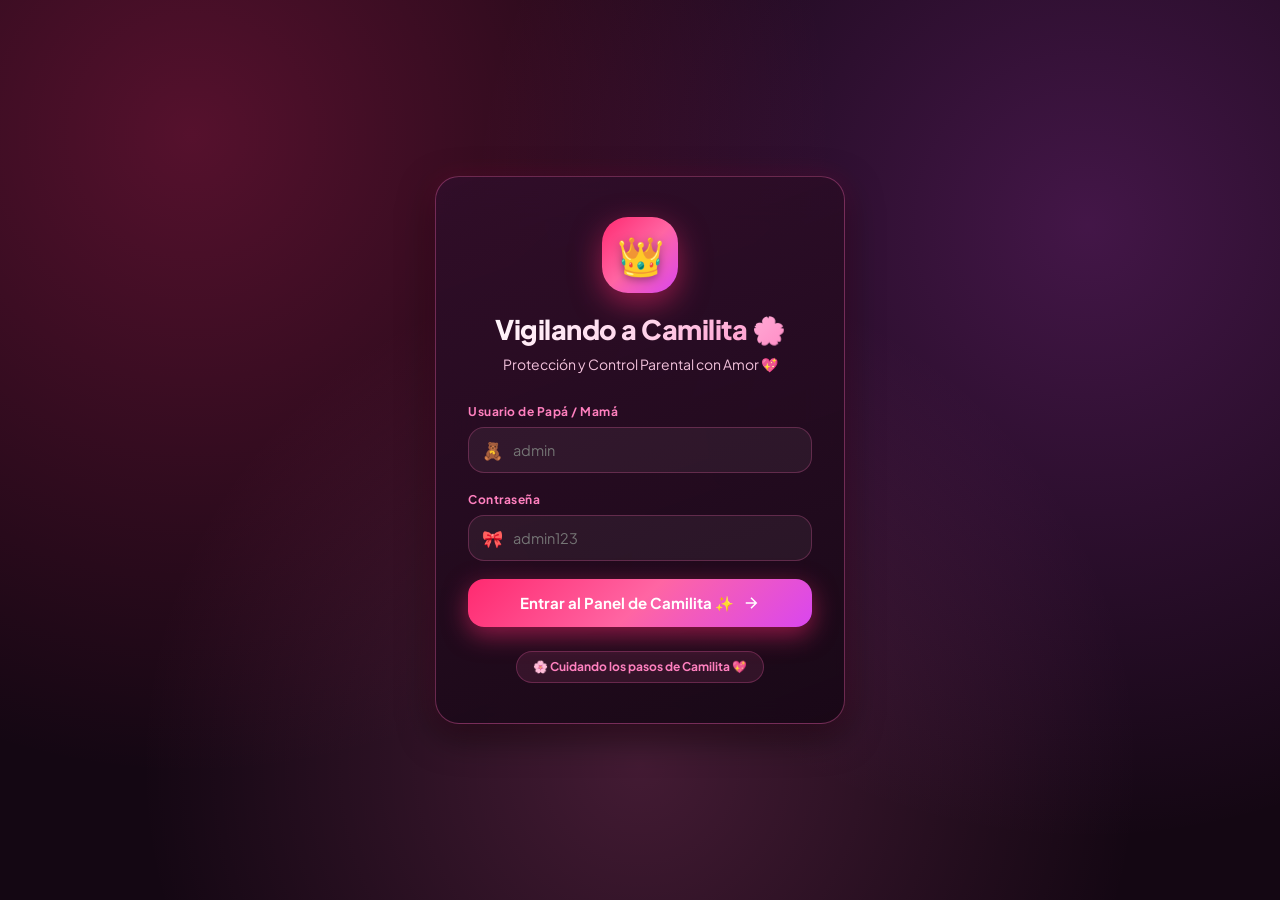
<file: backend/index.html>
<!DOCTYPE html>
<html lang="es">
<head>
    <meta charset="UTF-8">
    <meta name="viewport" content="width=device-width, initial-scale=1.0, maximum-scale=1.0, user-scalable=no, viewport-fit=cover">
    <title>Vigilando a Camilita 🌸 - Control Parental</title>
    
    <!-- Metas PWA & iOS Safari -->
    <meta name="apple-mobile-web-app-capable" content="yes">
    <meta name="apple-mobile-web-app-status-bar-style" content="black-translucent">
    <meta name="apple-mobile-web-app-title" content="Camilita 🌸">
    <meta name="theme-color" content="#130d1a">
    <link rel="manifest" href="manifest.json">
    <link rel="apple-touch-icon" href="icon.svg">
    <link rel="icon" type="image/svg+xml" href="icon.svg">

    <!-- Fuentes Google Fonts -->
    <link rel="preconnect" href="https://fonts.googleapis.com">
    <link rel="preconnect" href="https://fonts.gstatic.com" crossorigin>
    <link href="https://fonts.googleapis.com/css2?family=Plus+Jakarta+Sans:wght@400;500;600;700;800&family=Quicksand:wght@600;700&family=JetBrains+Mono:wght@500;700&display=swap" rel="stylesheet">
    
    <link rel="stylesheet" href="style.css?v=pink-5">
</head>
<body class="girl-theme">
    <!-- Pantalla de Login -->
    <div id="login-screen" class="screen auth-screen">
        <div class="auth-card glass-panel">
            <div class="auth-brand">
                <div class="logo-shield">
                    <span class="baby-emoji">👑</span>
                </div>
                <h1>Vigilando a Camilita 🌸</h1>
                <p>Protección y Control Parental con Amor 💖</p>
            </div>

            <form id="login-form">
                <div class="form-group">
                    <label for="username">Usuario de Papá / Mamá</label>
                    <div class="input-wrap">
                        <span class="input-icon-emoji">🧸</span>
                        <input type="text" id="username" placeholder="admin" required autocomplete="username">
                    </div>
                </div>

                <div class="form-group">
                    <label for="password">Contraseña</label>
                    <div class="input-wrap">
                        <span class="input-icon-emoji">🎀</span>
                        <input type="password" id="password" placeholder="admin123" required autocomplete="current-password">
                    </div>
                </div>

                <div id="login-error" class="alert-error hidden"></div>

                <button type="submit" class="btn btn-primary btn-block btn-lg" id="btn-login">
                    <span>Entrar al Panel de Camilita ✨</span>
                    <svg class="btn-arrow" viewBox="0 0 24 24" fill="none" stroke="currentColor" stroke-width="2"><path d="M5 12h14M12 5l7 7-7 7"/></svg>
                </button>
            </form>

            <div class="auth-footer">
                <span class="badge-tag">🌸 Cuidando los pasos de Camilita 💖</span>
            </div>
        </div>
    </div>

    <!-- Aplicación Principal -->
    <div id="app-container" class="app-layout hidden">
        
        <!-- Header Superior -->
        <header class="app-header">
            <div class="header-left">
                <div class="app-logo">
                    <span class="logo-emoji">👑</span>
                    <span>Vigilando a Camilita 🌸</span>
                </div>

                <!-- Selector de Dispositivo Activo -->
                <div class="device-selector-wrap">
                    <select id="device-select" class="device-select glass-input">
                        <option value="">Cargando dispositivo de Camilita...</option>
                    </select>
                </div>
            </div>

            <div class="header-actions">
                <button id="btn-refresh" class="btn-icon" title="Actualizar datos">
                    <svg viewBox="0 0 24 24" fill="none" stroke="currentColor" stroke-width="2"><path d="M21.5 2v6h-6M21.34 15.57a10 10 0 1 1-.57-8.38l5.67-5.67"/></svg>
                </button>
                <button id="btn-pair-modal" class="btn btn-accent btn-sm" title="Vincular Dispositivo">
                    <span>📱 Vincular</span>
                </button>
                <button id="btn-logout" class="btn-icon" title="Cerrar Sesión">
                    <svg viewBox="0 0 24 24" fill="none" stroke="currentColor" stroke-width="2"><path d="M9 21H5a2 2 0 0 1-2-2V5a2 2 0 0 1 2-2h4M16 17l5-5-5-5M21 12H9"/></svg>
                </button>
            </div>
        </header>

        <!-- Banner de Ayuda iOS Safari (PWA) -->
        <div id="ios-pwa-banner" class="ios-banner hidden">
            <div class="ios-banner-content">
                <span class="ios-icon">🎀</span>
                <div>
                    <strong>Instalar en tu iPhone:</strong> Toca compartir <span class="share-icon">⎙</span> y selecciona <em>"Añadir a pantalla de inicio"</em>.
                </div>
            </div>
            <button class="btn-close-banner" onclick="document.getElementById('ios-pwa-banner').classList.add('hidden')">✕</button>
        </div>

        <!-- Contenedor Principal con Tabs -->
        <main class="main-content">

            <!-- TAB 1: DASHBOARD EN VIVO -->
            <section id="tab-dashboard" class="tab-content active">
                
                <!-- Tarjeta de Estado de Camilita -->
                <div class="device-hero-card glass-panel" id="device-hero">
                    <div class="hero-top">
                        <div class="child-info">
                            <div class="avatar-circle" id="child-avatar">👑</div>
                            <div>
                                <h2 id="child-name-display">Camilita 🌸</h2>
                                <p id="device-model-display" class="text-muted">Conectando con su teléfono...</p>
                            </div>
                        </div>
                        <div class="status-badges">
                            <span class="badge" id="online-badge">
                                <span class="dot"></span> <span id="online-text">Desconectada</span>
                            </span>
                            <span class="badge badge-dpc" id="dpc-badge" title="Modo Device Owner activo">
                                🎀 Modo Protegido
                            </span>
                        </div>
                    </div>

                    <!-- Telemetría en Vivo -->
                    <div class="telemetry-grid">
                        <div class="telemetry-item">
                            <div class="telemetry-icon battery-icon">
                                <span>🔋</span>
                            </div>
                            <div>
                                <div class="telemetry-val" id="battery-val">--%</div>
                                <div class="telemetry-lbl" id="battery-lbl">Batería</div>
                            </div>
                        </div>

                        <div class="telemetry-item">
                            <div class="telemetry-icon app-icon">
                                <span>📱</span>
                            </div>
                            <div>
                                <div class="telemetry-val" id="active-app-val">Ninguna</div>
                                <div class="telemetry-lbl">App que está viendo</div>
                            </div>
                        </div>

                        <div class="telemetry-item">
                            <div class="telemetry-icon time-icon">
                                <span>⏱️</span>
                            </div>
                            <div>
                                <div class="telemetry-val" id="screen-time-val">0h 0m</div>
                                <div class="telemetry-lbl">Tiempo de Hoy</div>
                            </div>
                        </div>
                    </div>

                    <!-- Acciones Rápidas de Padres -->
                    <div class="quick-actions-bar">
                        <button id="btn-toggle-lock" class="btn btn-lock btn-lg">
                            <span class="lock-icon-span">🔒</span>
                            <span id="lock-btn-text">Pausar Teléfono de Camilita</span>
                        </button>

                        <div class="bonus-buttons">
                            <button class="btn btn-secondary btn-sm btn-bonus" data-mins="15">💖 +15 min</button>
                            <button class="btn btn-secondary btn-sm btn-bonus" data-mins="30">🎀 +30 min</button>
                            <button class="btn btn-secondary btn-sm btn-bonus" data-mins="60">✨ +1 hora</button>
                            <button id="btn-delete-device" class="btn btn-secondary btn-sm" title="Eliminar este dispositivo">🗑️</button>
                        </div>
                    </div>
                </div>

                <!-- Resumen de Horarios y Filtros Rápidos -->
                <div class="dashboard-grid">
                    <div class="card glass-panel">
                        <div class="card-header">
                            <h3>🌙 Hora de Dormir & Rutinas</h3>
                            <button class="btn-link" onclick="switchTab('schedules')">Configurar</button>
                        </div>
                        <div id="quick-schedules-list" class="mini-list">
                            <p class="text-muted">Cargando horarios de descanso...</p>
                        </div>
                    </div>

                    <div class="card glass-panel">
                        <div class="card-header">
                            <h3>🛡️ Protección de Navegación Web</h3>
                            <button class="btn-link" onclick="switchTab('webfilter')">Editar</button>
                        </div>
                        <div class="quick-toggles">
                            <div class="toggle-row">
                                <div>
                                    <strong>🌸 YouTube & Google SafeSearch</strong>
                                    <p class="text-xs text-muted">Bloquea contenido no apto para niñas</p>
                                </div>
                                <label class="switch">
                                    <input type="checkbox" id="quick-safesearch" checked>
                                    <span class="slider"></span>
                                </label>
                            </div>
                            <div class="toggle-row">
                                <div>
                                    <strong>🛡️ Filtro DNS Protector</strong>
                                    <p class="text-xs text-muted">Bloqueo automático de sitios peligrosos</p>
                                </div>
                                <label class="switch">
                                    <input type="checkbox" id="quick-vpnfilter" checked>
                                    <span class="slider"></span>
                                </label>
                            </div>
                        </div>
                    </div>
                </div>

                <!-- Apps Más Usadas Hoy -->
                <div class="card glass-panel mt-4">
                    <div class="card-header">
                        <h3>📊 Lo que más ha usado Camilita hoy</h3>
                        <button class="btn-link" onclick="switchTab('apps')">Ver todas</button>
                    </div>
                    <div id="top-apps-list" class="apps-list">
                        <!-- Render dinámico -->
                    </div>
                </div>
            </section>

            <!-- TAB 2: APLICACIONES Y LÍMITES -->
            <section id="tab-apps" class="tab-content">
                <div class="section-header">
                    <div>
                        <h2>Aplicaciones de Camilita 🎀</h2>
                        <p class="text-muted">Bloquea o asigna minutos máximos al día para cada juego o app</p>
                    </div>
                    <div class="search-bar">
                        <svg viewBox="0 0 24 24" fill="none" stroke="currentColor" stroke-width="2"><circle cx="11" cy="11" r="8"/><line x1="21" y1="21" x2="16.65" y2="16.65"/></svg>
                        <input type="text" id="app-search-input" placeholder="Buscar app...">
                    </div>
                </div>

                <!-- Filtros por categoría -->
                <div class="category-chips">
                    <button class="chip active" data-cat="all">✨ Todas</button>
                    <button class="chip" data-cat="games">🎮 Juegos</button>
                    <button class="chip" data-cat="social">💬 Redes / Mensajes</button>
                    <button class="chip" data-cat="video">🎬 Videos / Dibujos</button>
                    <button class="chip" data-cat="education">📚 Educativas</button>
                    <button class="chip" data-cat="blocked">🚫 Bloqueadas</button>
                </div>

                <div id="all-apps-list" class="apps-full-grid">
                    <!-- Apps dinámicas -->
                </div>
            </section>

            <!-- TAB 3: HORARIOS Y RUTINAS -->
            <section id="tab-schedules" class="tab-content">
                <div class="section-header">
                    <div>
                        <h2>Horarios de Descanso y Escuela 🌙</h2>
                        <p class="text-muted">El teléfono se bloqueará automáticamente a la hora de dormir o estudiar</p>
                    </div>
                    <button id="btn-new-schedule" class="btn btn-accent btn-sm">
                        <span>+ Nuevo Horario</span>
                    </button>
                </div>

                <div id="schedules-list" class="schedules-grid">
                    <!-- Horarios dinámicos -->
                </div>
            </section>

            <!-- TAB 4: FILTRO WEB -->
            <section id="tab-webfilter" class="tab-content">
                <div class="section-header">
                    <div>
                        <h2>Filtro de Internet para Camilita 🌸</h2>
                        <p class="text-muted">Protege la navegación de páginas no aptas para menores</p>
                    </div>
                </div>

                <!-- Categorías de Filtrado -->
                <div class="card glass-panel mb-4">
                    <div class="card-header">
                        <h3>Categorías Bloqueadas Automáticamente</h3>
                    </div>
                    <div id="web-categories-list" class="category-toggle-list">
                        <!-- Categorías dinámicas -->
                    </div>
                </div>

                <!-- Lista de Dominios Personalizados -->
                <div class="card glass-panel">
                    <div class="card-header">
                        <h3>Páginas Web Bloqueadas o Permitidas</h3>
                    </div>
                    
                    <form id="add-domain-form" class="add-domain-bar">
                        <input type="text" id="domain-input" placeholder="ej: tiktok.com o roblox.com" required>
                        <select id="domain-type-select">
                            <option value="blacklist">🚫 Bloquear</option>
                            <option value="whitelist">✅ Permitir Siempre</option>
                        </select>
                        <button type="submit" class="btn btn-primary">Añadir</button>
                    </form>

                    <div id="domains-table" class="domains-list">
                        <!-- Dominios dinámicos -->
                    </div>
                </div>
            </section>

            <!-- TAB 5: ESTADÍSTICAS Y REPORTES -->
            <section id="tab-stats" class="tab-content">
                <div class="section-header">
                    <div>
                        <h2>Actividad y Seguridad de Camilita 📊</h2>
                        <p class="text-muted">Tiempo de pantalla de la semana y registro de eventos</p>
                    </div>
                </div>

                <!-- Gráfico de 7 Días -->
                <div class="card glass-panel mb-4">
                    <div class="card-header">
                        <h3>📈 Horas de Pantalla de los Últimos 7 Días</h3>
                    </div>
                    <div class="chart-container">
                        <canvas id="usage-chart" height="180"></canvas>
                    </div>
                </div>

                <!-- Registro de Seguridad -->
                <div class="card glass-panel">
                    <div class="card-header">
                        <h3>🛡️ Registro de Alertas</h3>
                    </div>
                    <div id="security-events-list" class="events-log-list">
                        <!-- Eventos dinámicos -->
                    </div>
                </div>
            </section>

        </main>

        <!-- Barra de Navegación Inferior Móvil (Estilo iOS) -->
        <nav class="bottom-nav">
            <button class="nav-item active" onclick="switchTab('dashboard')">
                <span class="nav-emoji">🏠</span>
                <span>Inicio</span>
            </button>
            <button class="nav-item" onclick="switchTab('apps')">
                <span class="nav-emoji">🎀</span>
                <span>Apps</span>
            </button>
            <button class="nav-item" onclick="switchTab('schedules')">
                <span class="nav-emoji">🌙</span>
                <span>Horarios</span>
            </button>
            <button class="nav-item" onclick="switchTab('webfilter')">
                <span class="nav-emoji">🌸</span>
                <span>Filtro Web</span>
            </button>
            <button class="nav-item" onclick="switchTab('stats')">
                <span class="nav-emoji">📊</span>
                <span>Reportes</span>
            </button>
        </nav>
    </div>

    <!-- MODAL: Vincular Dispositivo de Camilita (QR & Código) -->
    <div id="modal-pairing" class="modal-overlay hidden">
        <div class="modal-card glass-panel">
            <div class="modal-header">
                <h3>Vincular Teléfono de Camilita 🌸</h3>
                <button class="modal-close" onclick="closeModal('modal-pairing')">✕</button>
            </div>
            <div class="modal-body">
                <div class="form-group mb-3">
                    <label>Nombre del Menor</label>
                    <input type="text" id="new-child-name" value="Camilita" placeholder="Camilita" class="form-control">
                </div>
                <div class="form-group mb-4">
                    <label>Nombre del Dispositivo</label>
                    <input type="text" id="new-device-name" value="Teléfono de Camilita" placeholder="Teléfono de Camilita" class="form-control">
                </div>
                <button id="btn-generate-qr" class="btn btn-primary btn-block mb-4">Generar Código QR 🌸</button>

                <div id="qr-result-area" class="hidden text-center">
                    <div class="qr-box">
                        <canvas id="qr-canvas"></canvas>
                    </div>
                    <p class="text-sm text-muted mt-2">Abre la app Cami en el teléfono de Camilita y escanea este código</p>
                    <div class="token-copy-box">
                        <span id="display-pairing-token" class="mono font-bold">CAMI-XXXXX</span>
                        <button class="btn btn-sm btn-secondary" onclick="copyToken()">Copiar</button>
                    </div>

                    <!-- Botón para Enviar por WhatsApp -->
                    <a id="btn-whatsapp-pairing" href="#" target="_blank" class="btn btn-block mt-3" style="background: #25d366 !important; color: #ffffff !important; text-decoration: none; font-weight: 700;">
                        <span>💬 Enviar enlace de descarga por WhatsApp</span>
                    </a>

                    <!-- Instrucciones Device Owner -->
                    <div class="dpc-guide-box mt-3">
                        <strong>🛡️ Máxima Protección (Imposible de desinstalar):</strong>
                        <p class="text-xs text-muted">Ejecuta este comando una sola vez por ADB para impedir la desinstalación:</p>
                        <code class="dpc-cmd">adb shell dpm set-device-owner com.parental.control/.dpc.DeviceAdminReceiver</code>
                    </div>
                </div>
            </div>
        </div>
    </div>

    <!-- MODAL: Configurar Límite de App -->
    <div id="modal-app-limit" class="modal-overlay hidden">
        <div class="modal-card glass-panel">
            <div class="modal-header">
                <h3 id="limit-modal-app-name">Límite de Tiempo para Camilita</h3>
                <button class="modal-close" onclick="closeModal('modal-app-limit')">✕</button>
            </div>
            <div class="modal-body">
                <p class="text-sm text-muted mb-3">Establece los minutos diarios permitidos para esta aplicación:</p>
                
                <div class="limit-presets">
                    <button class="preset-btn" onclick="setLimitPreset(0)">Sin Límite</button>
                    <button class="preset-btn" onclick="setLimitPreset(15)">15 min</button>
                    <button class="preset-btn" onclick="setLimitPreset(30)">30 min</button>
                    <button class="preset-btn" onclick="setLimitPreset(45)">45 min</button>
                    <button class="preset-btn" onclick="setLimitPreset(60)">1 hora</button>
                    <button class="preset-btn" onclick="setLimitPreset(120)">2 horas</button>
                </div>

                <div class="form-group mt-4">
                    <label>Minutos diarios personalizados:</label>
                    <input type="number" id="custom-limit-minutes" min="0" max="720" class="form-control" placeholder="0 = Sin límite">
                </div>

                <button id="btn-save-app-limit" class="btn btn-primary btn-block mt-4">Guardar Límite 💖</button>
            </div>
        </div>
    </div>

    <!-- MODAL: Nuevo Horario -->
    <div id="modal-schedule" class="modal-overlay hidden">
        <div class="modal-card glass-panel">
            <div class="modal-header">
                <h3 id="schedule-modal-title">Nuevo Horario de Descanso</h3>
                <button class="modal-close" onclick="closeModal('modal-schedule')">✕</button>
            </div>
            <div class="modal-body">
                <form id="schedule-form">
                    <input type="hidden" id="schedule-id" value="0">
                    <div class="form-group">
                        <label>Nombre de la Rutina</label>
                        <input type="text" id="schedule-name" placeholder="Ej: Hora de Dormir Camilita" required class="form-control">
                    </div>
                    
                    <div class="time-range-row">
                        <div class="form-group">
                            <label>Hora de Inicio (Pausar)</label>
                            <input type="time" id="schedule-start" value="21:30" required class="form-control">
                        </div>
                        <div class="form-group">
                            <label>Hora Fin (Desbloquear)</label>
                            <input type="time" id="schedule-end" value="07:30" required class="form-control">
                        </div>
                    </div>

                    <div class="form-group">
                        <label>Días Activo</label>
                        <div class="days-selector">
                            <label class="day-btn"><input type="checkbox" name="day" value="1" checked><span>L</span></label>
                            <label class="day-btn"><input type="checkbox" name="day" value="2" checked><span>M</span></label>
                            <label class="day-btn"><input type="checkbox" name="day" value="3" checked><span>X</span></label>
                            <label class="day-btn"><input type="checkbox" name="day" value="4" checked><span>J</span></label>
                            <label class="day-btn"><input type="checkbox" name="day" value="5" checked><span>V</span></label>
                            <label class="day-btn"><input type="checkbox" name="day" value="6" checked><span>S</span></label>
                            <label class="day-btn"><input type="checkbox" name="day" value="0" checked><span>D</span></label>
                        </div>
                    </div>

                    <div class="form-group">
                        <label>Tipo de Rutina</label>
                        <select id="schedule-type" class="form-control">
                            <option value="bedtime">🌙 Hora de Dormir (Bedtime)</option>
                            <option value="school">🎒 Horario Escolar / Tareas</option>
                            <option value="focus">🌸 Tiempo en Familia</option>
                        </select>
                    </div>

                    <button type="submit" class="btn btn-primary btn-block mt-4">Guardar Horario 💖</button>
                </form>
            </div>
        </div>
    </div>

    <!-- Script Principal -->
    <script src="app.js?v=pink-5"></script>
</body>
</html>
</file>
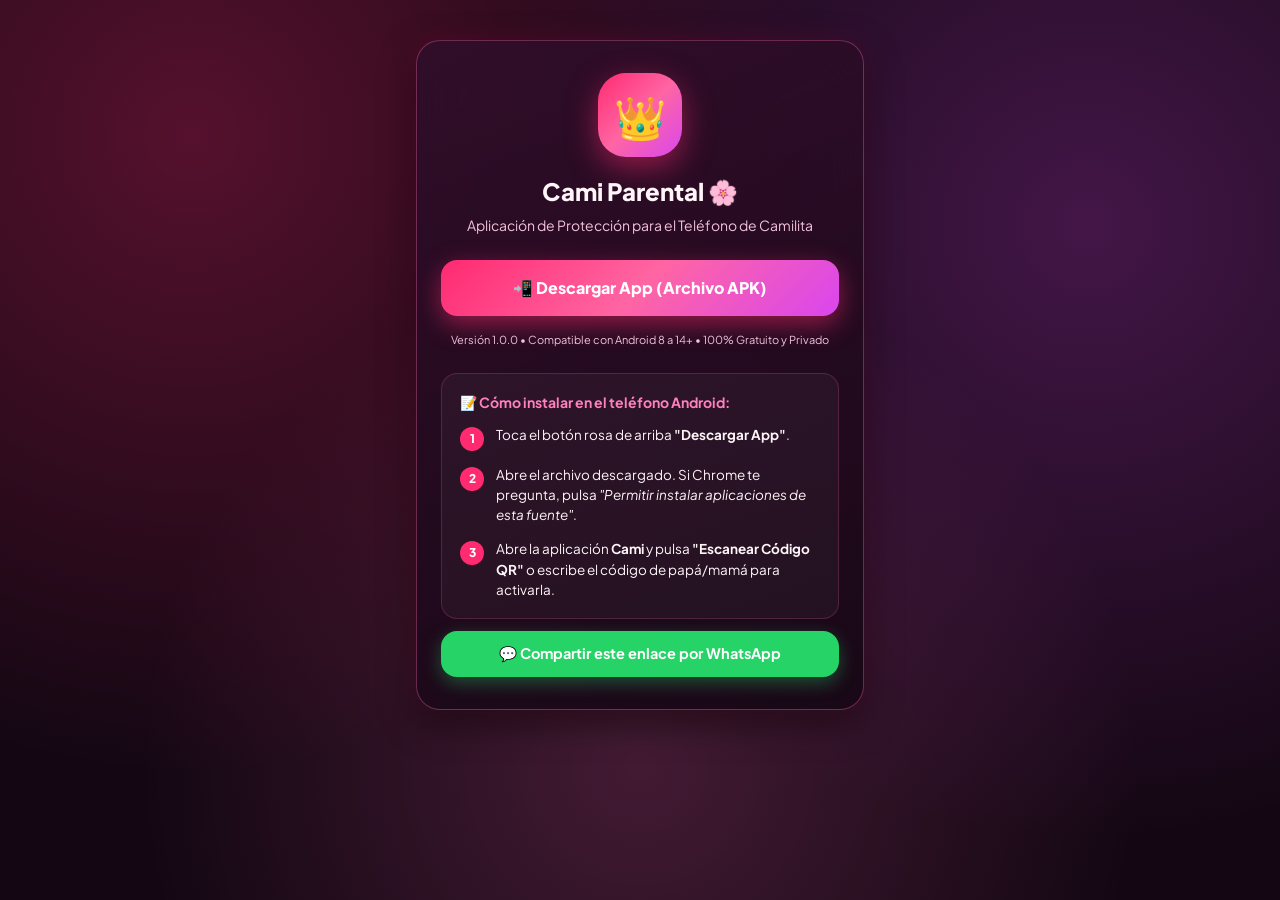
<file: backend/descargar.html>
<!DOCTYPE html>
<html lang="es">
<head>
    <meta charset="UTF-8">
    <meta name="viewport" content="width=device-width, initial-scale=1.0, maximum-scale=1.0, user-scalable=no">
    <title>Descargar Cami Parental para Camilita 🌸</title>
    
    <meta name="theme-color" content="#140713">
    <link rel="icon" type="image/svg+xml" href="icon.svg">
    
    <!-- Fuentes Google Fonts -->
    <link rel="preconnect" href="https://fonts.googleapis.com">
    <link rel="preconnect" href="https://fonts.gstatic.com" crossorigin>
    <link href="https://fonts.googleapis.com/css2?family=Plus+Jakarta+Sans:wght@500;600;700;800&display=swap" rel="stylesheet">
    
    <link rel="stylesheet" href="style.css?v=pink-5">
    <style>
        .download-page {
            max-width: 480px;
            margin: 0 auto;
            padding: 24px 16px;
            text-align: center;
        }
        .download-card {
            padding: 32px 24px;
            margin-top: 16px;
            background: linear-gradient(160deg, rgba(48, 14, 42, 0.92), rgba(24, 8, 22, 0.98));
            border: 1px solid rgba(255, 105, 180, 0.35);
        }
        .app-badge-icon {
            width: 84px;
            height: 84px;
            margin: 0 auto 16px;
            background: linear-gradient(135deg, #ff2a70, #ff65a3, #d946ef);
            border-radius: 28px;
            display: flex;
            align-items: center;
            justify-content: center;
            font-size: 42px;
            box-shadow: 0 10px 30px rgba(255, 42, 112, 0.5);
        }
        .btn-download-apk {
            background: linear-gradient(135deg, #ff2a70, #ff65a3, #d946ef) !important;
            color: #ffffff !important;
            font-size: 16px;
            font-weight: 800;
            padding: 16px 24px;
            border-radius: 16px;
            box-shadow: 0 8px 25px rgba(255, 42, 112, 0.5);
            text-decoration: none;
            display: flex;
            align-items: center;
            justify-content: center;
            gap: 10px;
            margin: 24px 0 16px 0;
            transition: all 0.2s ease;
        }
        .btn-download-apk:active { transform: scale(0.98); }
        .steps-box {
            text-align: left;
            margin-top: 24px;
            background: rgba(255, 255, 255, 0.04);
            border: 1px solid rgba(255, 105, 180, 0.2);
            border-radius: 16px;
            padding: 18px;
        }
        .step-item {
            display: flex;
            align-items: flex-start;
            gap: 12px;
            margin-bottom: 14px;
            font-size: 13.5px;
        }
        .step-item:last-child { margin-bottom: 0; }
        .step-num {
            width: 24px;
            height: 24px;
            border-radius: 50%;
            background: #ff2a70;
            color: #ffffff;
            font-weight: 800;
            font-size: 12px;
            display: flex;
            align-items: center;
            justify-content: center;
            flex-shrink: 0;
            margin-top: 2px;
        }
        .share-whatsapp-btn {
            background: #25d366 !important;
            color: #ffffff !important;
            box-shadow: 0 6px 18px rgba(37, 211, 102, 0.35);
            text-decoration: none;
            margin-top: 12px;
        }
    </style>
</head>
<body class="girl-theme">
    <div class="download-page">
        
        <div class="glass-panel download-card">
            <div class="app-badge-icon">
                <span>👑</span>
            </div>

            <h1 style="font-size: 24px; font-weight: 800; color: #fff5f8; margin-bottom: 6px;">
                Cami Parental 🌸
            </h1>
            <p style="color: #f3c2dc; font-size: 14px; margin-bottom: 20px;">
                Aplicación de Protección para el Teléfono de Camilita
            </p>

            <!-- Botón de Descarga Directa del APK -->
            <a href="cami.apk" download="CamiParental.apk" class="btn-download-apk">
                <span>📲 Descargar App (Archivo APK)</span>
            </a>

            <p class="text-xs text-muted">
                Versión 1.0.0 • Compatible con Android 8 a 14+ • 100% Gratuito y Privado
            </p>

            <!-- Guía de 3 Pasos para Instalar -->
            <div class="steps-box">
                <h3 style="font-size: 14px; font-weight: 700; color: #ff80bf; margin-bottom: 12px;">
                    📝 Cómo instalar en el teléfono Android:
                </h3>
                <div class="step-item">
                    <div class="step-num">1</div>
                    <div>Toca el botón rosa de arriba <strong>"Descargar App"</strong>.</div>
                </div>
                <div class="step-item">
                    <div class="step-num">2</div>
                    <div>Abre el archivo descargado. Si Chrome te pregunta, pulsa <em>"Permitir instalar aplicaciones de esta fuente"</em>.</div>
                </div>
                <div class="step-item">
                    <div class="step-num">3</div>
                    <div>Abre la aplicación <strong>Cami</strong> y pulsa <strong>"Escanear Código QR"</strong> o escribe el código de papá/mamá para activarla.</div>
                </div>
            </div>

            <!-- Botón para Reenviar por WhatsApp -->
            <a id="btn-share-wssp" href="https://api.whatsapp.com/send?text=🌸%20Hola!%20Descarga%20e%20instala%20la%20app%20de%20Camilita%20desde%20este%20enlace:%20https://cami.diazsistemas.com/descargar.html" target="_blank" class="btn share-whatsapp-btn btn-block mt-4">
                <span>💬 Compartir este enlace por WhatsApp</span>
            </a>
        </div>

    </div>
</body>
</html>
</file>
<file: backend/style.css>
/* Estilos 100% Rosa Temático - Vigilando a Camilita 🌸 */
:root {
    --bg-main: #140713;
    --bg-card: rgba(38, 12, 34, 0.82);
    --bg-card-hover: rgba(56, 18, 50, 0.92);
    --bg-glass: rgba(255, 255, 255, 0.06);
    --border-glass: rgba(255, 105, 180, 0.25);
    --border-highlight: rgba(255, 42, 112, 0.5);

    /* Paleta 100% Rosa Princesa / Fucsia / Oro Rosa */
    --primary: #ff2a70;
    --primary-hover: #e0185a;
    --primary-glow: rgba(255, 42, 112, 0.5);

    --accent: #d946ef;
    --accent-light: #f472b6;
    --rose-soft: #ff80bf;
    --rose-pale: #ffd6ec;
    --rose-coral: #ff5277;
    
    --success: #10b981;
    --success-glow: rgba(16, 185, 129, 0.3);
    --danger: #ff2a70;
    --danger-glow: rgba(255, 42, 112, 0.4);
    --warning: #fbbf24;

    --text-main: #fff5f8;
    --text-muted: #f3c2dc;
    --text-dim: #b87a9f;

    --radius-sm: 10px;
    --radius-md: 16px;
    --radius-lg: 24px;
    --radius-full: 9999px;

    --font-main: 'Plus Jakarta Sans', -apple-system, BlinkMacSystemFont, 'SF Pro Text', sans-serif;
    --font-mono: 'JetBrains Mono', monospace;

    --safe-bottom: env(safe-area-inset-bottom, 0px);
}

* {
    box-sizing: border-box;
    margin: 0;
    padding: 0;
    -webkit-tap-highlight-color: transparent;
}

body {
    background: var(--bg-main);
    color: var(--text-main);
    font-family: var(--font-main);
    font-size: 15px;
    line-height: 1.5;
    min-height: 100vh;
    overflow-x: hidden;
    background-image: 
        radial-gradient(circle at 15% 15%, rgba(255, 42, 112, 0.28) 0%, transparent 48%),
        radial-gradient(circle at 85% 25%, rgba(217, 70, 239, 0.24) 0%, transparent 48%),
        radial-gradient(circle at 50% 85%, rgba(255, 105, 180, 0.2) 0%, transparent 50%);
    background-attachment: fixed;
}

/* Clases de Utilidad */
.hidden { display: none !important; }
.text-muted { color: var(--text-muted); }
.text-sm { font-size: 13px; }
.text-xs { font-size: 11px; }
.mt-2 { margin-top: 8px; }
.mt-3 { margin-top: 12px; }
.mt-4 { margin-top: 16px; }
.mb-3 { margin-bottom: 12px; }
.mb-4 { margin-bottom: 16px; }
.font-bold { font-weight: 700; }
.mono { font-family: var(--font-mono); }

/* Glassmorphism Panel Rosa */
.glass-panel {
    background: var(--bg-card);
    backdrop-filter: blur(20px);
    -webkit-backdrop-filter: blur(20px);
    border: 1px solid var(--border-glass);
    border-radius: var(--radius-lg);
    box-shadow: 0 12px 35px 0 rgba(0, 0, 0, 0.5), 0 0 25px rgba(255, 42, 112, 0.15);
}

/* Pantalla de Login */
.auth-screen {
    display: flex;
    align-items: center;
    justify-content: center;
    min-height: 100vh;
    padding: 20px;
}

.auth-card {
    width: 100%;
    max-width: 410px;
    padding: 40px 32px;
    text-align: center;
    border: 1px solid rgba(255, 105, 180, 0.35);
    background: linear-gradient(160deg, rgba(48, 14, 42, 0.88), rgba(24, 8, 22, 0.96));
}

.auth-brand .logo-shield {
    width: 76px;
    height: 76px;
    margin: 0 auto 16px;
    background: linear-gradient(135deg, #ff2a70, #ff65a3, #d946ef) !important;
    border-radius: 26px;
    display: flex;
    align-items: center;
    justify-content: center;
    box-shadow: 0 10px 30px var(--primary-glow) !important;
}

.baby-emoji {
    font-size: 38px;
    filter: drop-shadow(0 2px 5px rgba(0,0,0,0.4));
}

.auth-brand h1 {
    font-size: 27px;
    font-weight: 800;
    letter-spacing: -0.5px;
    margin-bottom: 5px;
    background: linear-gradient(135deg, #ffffff, #ffd6ec, #ff80bf);
    -webkit-background-clip: text;
    -webkit-text-fill-color: transparent;
}

.auth-brand p {
    color: var(--text-muted);
    font-size: 14px;
    margin-bottom: 28px;
}

/* Form Controls */
.form-group {
    text-align: left;
    margin-bottom: 18px;
}

.form-group label {
    display: block;
    font-size: 12px;
    font-weight: 700;
    color: var(--rose-soft);
    letter-spacing: 0.5px;
    margin-bottom: 6px;
}

.input-wrap {
    position: relative;
    display: flex;
    align-items: center;
}

.input-icon-emoji {
    position: absolute;
    left: 14px;
    font-size: 17px;
    z-index: 2;
}

.input-wrap input,
.form-control,
.glass-input {
    width: 100%;
    padding: 13px 14px;
    background: rgba(255, 255, 255, 0.05);
    border: 1px solid var(--border-glass);
    border-radius: var(--radius-md);
    color: var(--text-main);
    font-family: inherit;
    font-size: 14.5px;
    outline: none;
    transition: all 0.2s ease;
}

.input-wrap input {
    padding-left: 44px;
}

.input-wrap input:focus,
.form-control:focus,
.glass-input:focus {
    border-color: var(--primary) !important;
    box-shadow: 0 0 0 3px var(--primary-glow) !important;
    background: rgba(255, 255, 255, 0.09);
}

/* Botones Rosa Brillante */
.btn {
    display: inline-flex;
    align-items: center;
    justify-content: center;
    gap: 8px;
    padding: 12px 22px;
    border-radius: var(--radius-md);
    font-family: inherit;
    font-size: 14.5px;
    font-weight: 700;
    border: none;
    cursor: pointer;
    transition: all 0.2s ease;
}

.btn-primary {
    background: linear-gradient(135deg, #ff2a70, #ff65a3, #d946ef) !important;
    color: #ffffff !important;
    box-shadow: 0 8px 24px var(--primary-glow) !important;
}

.btn-primary:hover {
    background: linear-gradient(135deg, #e0185a, #f43f5e, #c026d3) !important;
    box-shadow: 0 10px 28px rgba(255, 42, 112, 0.6) !important;
    transform: translateY(-1px);
}

.btn-primary:active { transform: scale(0.98); }

.btn-accent {
    background: linear-gradient(135deg, #d946ef, #ff2a70) !important;
    color: #ffffff !important;
    box-shadow: 0 6px 18px rgba(217, 70, 239, 0.4) !important;
}

.btn-secondary {
    background: var(--bg-glass);
    border: 1px solid var(--border-glass);
    color: var(--text-main);
}

.btn-secondary:hover { 
    background: rgba(255, 105, 180, 0.18); 
    border-color: var(--rose-soft);
}

.btn-block { width: 100%; }
.btn-lg { padding: 14px 24px; font-size: 15px; }
.btn-sm { padding: 7px 15px; font-size: 12px; }

.btn-icon {
    background: var(--bg-glass);
    border: 1px solid var(--border-glass);
    color: var(--text-main);
    width: 40px;
    height: 40px;
    border-radius: var(--radius-md);
    display: inline-flex;
    align-items: center;
    justify-content: center;
    cursor: pointer;
    transition: all 0.2s ease;
}

.btn-icon:hover { 
    background: rgba(255, 105, 180, 0.2); 
    border-color: var(--rose-soft);
}
.btn-icon svg { width: 18px; height: 18px; stroke: var(--rose-soft); }

.btn-link {
    background: none;
    border: none;
    color: var(--rose-soft);
    font-size: 13px;
    font-weight: 700;
    cursor: pointer;
}

.btn-link:hover { text-decoration: underline; color: var(--primary); }

.btn-arrow { width: 18px; height: 18px; stroke: #ffffff; }

.auth-footer {
    margin-top: 24px;
}

.badge-tag {
    display: inline-block;
    padding: 6px 16px;
    background: rgba(255, 105, 180, 0.1);
    border: 1px solid var(--border-glass);
    border-radius: var(--radius-full);
    font-size: 12px;
    color: var(--rose-soft);
    font-weight: 700;
}

.alert-error {
    background: rgba(255, 42, 112, 0.2);
    border: 1px solid var(--danger);
    color: #ffd6ec;
    padding: 12px 14px;
    border-radius: var(--radius-md);
    font-size: 13px;
    margin-bottom: 16px;
    text-align: left;
}

/* Header de la Aplicación */
.app-layout {
    display: flex;
    flex-direction: column;
    min-height: 100vh;
    padding-bottom: calc(75px + var(--safe-bottom));
}

.app-header {
    position: sticky;
    top: 0;
    z-index: 50;
    display: flex;
    align-items: center;
    justify-content: space-between;
    padding: 12px 20px;
    background: rgba(20, 7, 19, 0.9);
    backdrop-filter: blur(20px);
    -webkit-backdrop-filter: blur(20px);
    border-bottom: 1px solid var(--border-glass);
}

.header-left {
    display: flex;
    align-items: center;
    gap: 14px;
}

.app-logo {
    display: flex;
    align-items: center;
    gap: 8px;
    font-weight: 800;
    font-size: 17px;
    color: #ffffff;
}

.logo-emoji {
    font-size: 22px;
}

.device-selector-wrap {
    min-width: 160px;
}

.device-select {
    padding: 7px 12px;
    font-size: 13px;
    font-weight: 700;
    cursor: pointer;
    border-color: var(--border-glass);
    background: rgba(48, 14, 42, 0.7);
}

.header-actions {
    display: flex;
    align-items: center;
    gap: 8px;
}

/* Banner Safari iOS */
.ios-banner {
    display: flex;
    align-items: center;
    justify-content: space-between;
    background: linear-gradient(135deg, rgba(255, 42, 112, 0.22), rgba(217, 70, 239, 0.22));
    border-bottom: 1px solid var(--border-glass);
    padding: 10px 18px;
    font-size: 12px;
}

.ios-banner-content {
    display: flex;
    align-items: center;
    gap: 10px;
}

.ios-icon { font-size: 18px; }
.btn-close-banner {
    background: none;
    border: none;
    color: var(--text-muted);
    font-size: 14px;
    cursor: pointer;
    padding: 4px;
}

/* Contenido Principal */
.main-content {
    max-width: 900px;
    width: 100%;
    margin: 0 auto;
    padding: 20px;
}

.tab-content {
    display: none;
    animation: fadeIn 0.25s ease-out;
}

.tab-content.active {
    display: block;
}

@keyframes fadeIn {
    from { opacity: 0; transform: translateY(6px); }
    to { opacity: 1; transform: translateY(0); }
}

/* Tarjeta Hero de Camilita */
.device-hero-card {
    padding: 24px;
    margin-bottom: 20px;
    border: 1px solid var(--border-highlight);
    background: linear-gradient(145deg, rgba(50, 16, 44, 0.88), rgba(26, 8, 24, 0.96));
}

.hero-top {
    display: flex;
    align-items: center;
    justify-content: space-between;
    margin-bottom: 20px;
}

.child-info {
    display: flex;
    align-items: center;
    gap: 14px;
}

.avatar-circle {
    width: 54px;
    height: 54px;
    border-radius: 18px;
    background: linear-gradient(135deg, #ff2a70, #ff65a3, #d946ef);
    color: #ffffff;
    display: flex;
    align-items: center;
    justify-content: center;
    font-size: 26px;
    font-weight: 800;
    box-shadow: 0 8px 22px var(--primary-glow);
}

.child-info h2 {
    font-size: 22px;
    font-weight: 800;
    line-height: 1.2;
    background: linear-gradient(135deg, #ffffff, #ffd6ec);
    -webkit-background-clip: text;
    -webkit-text-fill-color: transparent;
}

.status-badges {
    display: flex;
    gap: 8px;
}

.badge {
    display: inline-flex;
    align-items: center;
    gap: 6px;
    padding: 5px 12px;
    border-radius: var(--radius-full);
    font-size: 12px;
    font-weight: 700;
    background: rgba(255, 255, 255, 0.06);
    border: 1px solid var(--border-glass);
}

.badge .dot {
    width: 8px;
    height: 8px;
    border-radius: 50%;
    background: var(--text-dim);
}

.badge.online {
    background: rgba(16, 185, 129, 0.18);
    border-color: var(--success);
    color: #6ee7b7;
}

.badge.online .dot {
    background: var(--success);
    box-shadow: 0 0 8px var(--success);
}

.badge-dpc {
    background: rgba(255, 42, 112, 0.2);
    border-color: var(--rose-soft);
    color: #ffd6ec;
}

/* Grid de Telemetría */
.telemetry-grid {
    display: grid;
    grid-template-columns: repeat(3, 1fr);
    gap: 12px;
    margin-bottom: 20px;
}

.telemetry-item {
    background: rgba(255, 255, 255, 0.04);
    border: 1px solid var(--border-glass);
    border-radius: var(--radius-md);
    padding: 14px 12px;
    display: flex;
    align-items: center;
    gap: 10px;
}

.telemetry-icon {
    width: 40px;
    height: 40px;
    border-radius: 12px;
    background: rgba(255, 42, 112, 0.2);
    display: flex;
    align-items: center;
    justify-content: center;
    font-size: 20px;
}

.telemetry-val {
    font-size: 14.5px;
    font-weight: 700;
    white-space: nowrap;
    overflow: hidden;
    text-overflow: ellipsis;
    max-width: 140px;
}

.telemetry-lbl {
    font-size: 11px;
    color: var(--text-muted);
}

/* Acciones Rápidas */
.quick-actions-bar {
    display: flex;
    flex-wrap: wrap;
    align-items: center;
    justify-content: space-between;
    gap: 12px;
    padding-top: 18px;
    border-top: 1px solid var(--border-glass);
}

.btn-lock {
    flex: 1;
    min-width: 220px;
    background: linear-gradient(135deg, #ff2a70, #be123c) !important;
    color: #ffffff !important;
    box-shadow: 0 6px 20px var(--danger-glow) !important;
}

.btn-lock.is-unlocked {
    background: linear-gradient(135deg, #ff2a70, #be123c) !important;
}

.btn-lock.is-locked {
    background: linear-gradient(135deg, #10b981, #059669) !important;
    box-shadow: 0 6px 18px var(--success-glow) !important;
}

.lock-icon-span { font-size: 18px; margin-right: 6px; }

.bonus-buttons {
    display: flex;
    gap: 8px;
}

/* Dashboard Grid de 2 Columnas */
.dashboard-grid {
    display: grid;
    grid-template-columns: repeat(auto-fit, minmax(280px, 1fr));
    gap: 16px;
}

.card {
    padding: 20px;
}

.card-header {
    display: flex;
    align-items: center;
    justify-content: space-between;
    margin-bottom: 14px;
}

.card-header h3 {
    font-size: 15.5px;
    font-weight: 700;
    color: #fff5f8;
}

/* Switches & Toggles */
.toggle-row {
    display: flex;
    align-items: center;
    justify-content: space-between;
    padding: 10px 0;
    border-bottom: 1px solid var(--border-glass);
}

.toggle-row:last-child { border-bottom: none; }

.switch {
    position: relative;
    display: inline-block;
    width: 44px;
    height: 24px;
}

.switch input { opacity: 0; width: 0; height: 0; }

.slider {
    position: absolute;
    cursor: pointer;
    top: 0; left: 0; right: 0; bottom: 0;
    background-color: rgba(255, 255, 255, 0.15);
    transition: 0.3s;
    border-radius: 24px;
}

.slider:before {
    position: absolute;
    content: "";
    height: 18px;
    width: 18px;
    left: 3px;
    bottom: 3px;
    background-color: white;
    transition: 0.3s;
    border-radius: 50%;
}

input:checked + .slider {
    background-color: var(--primary);
    box-shadow: 0 0 10px var(--primary-glow);
}

input:checked + .slider:before {
    transform: translateX(20px);
}

/* Listas de Apps */
.section-header {
    display: flex;
    align-items: center;
    justify-content: space-between;
    flex-wrap: wrap;
    gap: 12px;
    margin-bottom: 18px;
}

.section-header h2 {
    font-size: 21px;
    font-weight: 800;
}

.search-bar {
    position: relative;
    min-width: 220px;
}

.search-bar input {
    width: 100%;
    padding: 9px 12px 9px 36px;
    background: var(--bg-glass);
    border: 1px solid var(--border-glass);
    border-radius: var(--radius-full);
    color: var(--text-main);
    font-size: 13.5px;
    outline: none;
}

.search-bar svg {
    position: absolute;
    left: 12px;
    top: 50%;
    transform: translateY(-50%);
    width: 16px;
    height: 16px;
    stroke: var(--rose-soft);
}

.category-chips {
    display: flex;
    gap: 8px;
    overflow-x: auto;
    padding-bottom: 10px;
    margin-bottom: 16px;
}

.chip {
    padding: 7px 16px;
    background: var(--bg-glass);
    border: 1px solid var(--border-glass);
    border-radius: var(--radius-full);
    color: var(--text-muted);
    font-size: 12px;
    font-weight: 700;
    cursor: pointer;
    white-space: nowrap;
    transition: all 0.2s ease;
}

.chip.active, .chip:hover {
    background: linear-gradient(135deg, var(--primary), var(--accent)) !important;
    color: #ffffff !important;
    border-color: var(--primary) !important;
    box-shadow: 0 4px 14px var(--primary-glow) !important;
}

.apps-full-grid {
    display: grid;
    grid-template-columns: repeat(auto-fill, minmax(280px, 1fr));
    gap: 12px;
}

.app-card {
    background: var(--bg-card);
    border: 1px solid var(--border-glass);
    border-radius: var(--radius-md);
    padding: 14px;
    display: flex;
    align-items: center;
    justify-content: space-between;
    transition: all 0.2s ease;
}

.app-card:hover {
    background: var(--bg-card-hover);
    border-color: var(--border-highlight);
}

.app-card-left {
    display: flex;
    align-items: center;
    gap: 12px;
    overflow: hidden;
}

.app-avatar {
    width: 44px;
    height: 44px;
    border-radius: 14px;
    background: linear-gradient(135deg, rgba(255, 42, 112, 0.3), rgba(217, 70, 239, 0.3));
    display: flex;
    align-items: center;
    justify-content: center;
    font-size: 22px;
    flex-shrink: 0;
}

.app-meta h4 {
    font-size: 14px;
    font-weight: 700;
    white-space: nowrap;
    overflow: hidden;
    text-overflow: ellipsis;
    max-width: 150px;
}

.app-meta p {
    font-size: 11px;
    color: var(--text-muted);
}

.app-card-actions {
    display: flex;
    align-items: center;
    gap: 10px;
}

.limit-badge {
    padding: 5px 10px;
    border-radius: var(--radius-sm);
    background: rgba(255, 255, 255, 0.05);
    border: 1px solid var(--border-glass);
    font-size: 11.5px;
    font-weight: 700;
    cursor: pointer;
    color: var(--text-muted);
}

.limit-badge.has-limit {
    background: rgba(255, 42, 112, 0.2);
    border-color: var(--rose-soft);
    color: #ffd6ec;
}

/* Horarios Grid */
.schedules-grid {
    display: grid;
    grid-template-columns: repeat(auto-fill, minmax(280px, 1fr));
    gap: 14px;
}

.schedule-card {
    background: var(--bg-card);
    border: 1px solid var(--border-glass);
    border-radius: var(--radius-lg);
    padding: 18px;
}

.schedule-card-top {
    display: flex;
    align-items: center;
    justify-content: space-between;
    margin-bottom: 12px;
}

.schedule-time {
    font-size: 22px;
    font-weight: 800;
    font-family: var(--font-mono);
    color: var(--rose-soft);
}

.days-tags {
    display: flex;
    gap: 4px;
    margin-top: 10px;
}

.day-pill {
    width: 24px;
    height: 24px;
    border-radius: 50%;
    display: inline-flex;
    align-items: center;
    justify-content: center;
    font-size: 10.5px;
    font-weight: 700;
    background: rgba(255, 255, 255, 0.05);
    color: var(--text-dim);
}

.day-pill.active {
    background: linear-gradient(135deg, var(--primary), var(--accent));
    color: #ffffff;
}

/* Filtro Web */
.category-toggle-list {
    display: grid;
    grid-template-columns: repeat(auto-fit, minmax(220px, 1fr));
    gap: 10px;
}

.add-domain-bar {
    display: flex;
    gap: 8px;
    margin-bottom: 16px;
}

.add-domain-bar input,
.add-domain-bar select {
    padding: 10px 12px;
    background: var(--bg-glass);
    border: 1px solid var(--border-glass);
    border-radius: var(--radius-md);
    color: var(--text-main);
    font-size: 13px;
}

.add-domain-bar input { flex: 1; }

.domains-list {
    display: flex;
    flex-direction: column;
    gap: 8px;
}

.domain-row {
    display: flex;
    align-items: center;
    justify-content: space-between;
    padding: 10px 14px;
    background: rgba(255, 255, 255, 0.03);
    border: 1px solid var(--border-glass);
    border-radius: var(--radius-sm);
    font-size: 13px;
}

/* Bottom Navigation (Móvil / iPhone) */
.bottom-nav {
    position: fixed;
    bottom: 0;
    left: 0;
    right: 0;
    height: calc(65px + var(--safe-bottom));
    padding-bottom: var(--safe-bottom);
    background: rgba(20, 7, 19, 0.94);
    backdrop-filter: blur(24px);
    -webkit-backdrop-filter: blur(24px);
    border-top: 1px solid var(--border-glass);
    display: flex;
    align-items: center;
    justify-content: space-around;
    z-index: 100;
}

.nav-item {
    background: none;
    border: none;
    color: var(--text-muted);
    display: flex;
    flex-direction: column;
    align-items: center;
    gap: 3px;
    font-size: 11px;
    font-weight: 700;
    cursor: pointer;
    padding: 8px 12px;
    transition: all 0.2s ease;
}

.nav-emoji {
    font-size: 19px;
    transition: transform 0.2s ease;
}

.nav-item.active,
.nav-item:hover {
    color: var(--rose-soft);
}

.nav-item.active .nav-emoji {
    transform: scale(1.2) translateY(-2px);
}

/* Modales */
.modal-overlay {
    position: fixed;
    top: 0; left: 0; right: 0; bottom: 0;
    background: rgba(0, 0, 0, 0.78);
    backdrop-filter: blur(10px);
    -webkit-backdrop-filter: blur(10px);
    display: flex;
    align-items: center;
    justify-content: center;
    padding: 20px;
    z-index: 200;
    animation: fadeIn 0.2s ease-out;
}

.modal-card {
    width: 100%;
    max-width: 450px;
    padding: 26px;
    max-height: 90vh;
    overflow-y: auto;
    border: 1px solid var(--border-highlight);
}

.modal-header {
    display: flex;
    align-items: center;
    justify-content: space-between;
    margin-bottom: 18px;
}

.modal-header h3 { font-size: 18px; font-weight: 800; color: #fff5f8; }

.modal-close {
    background: none;
    border: none;
    color: var(--text-muted);
    font-size: 18px;
    cursor: pointer;
}

.qr-box {
    background: #ffffff;
    padding: 16px;
    border-radius: var(--radius-md);
    display: inline-block;
    margin: 12px auto;
    box-shadow: 0 8px 25px rgba(255, 42, 112, 0.35);
}

.token-copy-box {
    display: flex;
    align-items: center;
    justify-content: center;
    gap: 10px;
    background: rgba(255, 255, 255, 0.05);
    border: 1px solid var(--border-glass);
    padding: 8px 14px;
    border-radius: var(--radius-md);
    margin-top: 10px;
}

.dpc-guide-box {
    background: rgba(255, 42, 112, 0.12);
    border: 1px dashed var(--primary);
    padding: 14px;
    border-radius: var(--radius-md);
    text-align: left;
}

.dpc-cmd {
    display: block;
    background: rgba(0, 0, 0, 0.6);
    padding: 8px 10px;
    border-radius: var(--radius-sm);
    font-size: 11px;
    word-break: break-all;
    margin-top: 6px;
    color: #ffd6ec;
}

/* Presets de límite */
.limit-presets {
    display: grid;
    grid-template-columns: repeat(3, 1fr);
    gap: 8px;
}

.preset-btn {
    padding: 10px;
    background: var(--bg-glass);
    border: 1px solid var(--border-glass);
    border-radius: var(--radius-md);
    color: var(--text-main);
    font-size: 13px;
    font-weight: 700;
    cursor: pointer;
}

.preset-btn:hover, .preset-btn.active {
    background: linear-gradient(135deg, var(--primary), var(--accent)) !important;
    border-color: var(--primary);
    color: #ffffff;
}

.time-range-row {
    display: grid;
    grid-template-columns: 1fr 1fr;
    gap: 12px;
}

.days-selector {
    display: flex;
    justify-content: space-between;
}

.day-btn input { display: none; }
.day-btn span {
    width: 36px;
    height: 36px;
    border-radius: 50%;
    background: var(--bg-glass);
    border: 1px solid var(--border-glass);
    display: inline-flex;
    align-items: center;
    justify-content: center;
    font-weight: 700;
    font-size: 12px;
    cursor: pointer;
}

.day-btn input:checked + span {
    background: linear-gradient(135deg, var(--primary), var(--accent)) !important;
    border-color: var(--primary);
    color: #ffffff;
}

/* Responsive */
@media (max-width: 600px) {
    .hide-mobile { display: none; }
    .telemetry-grid { grid-template-columns: 1fr 1fr 1fr; gap: 6px; }
    .telemetry-item { padding: 8px 6px; flex-direction: column; text-align: center; }
    .telemetry-val { max-width: 80px; font-size: 12px; }
    .main-content { padding: 12px; }
    .device-hero-card { padding: 18px; }
}
</file>
